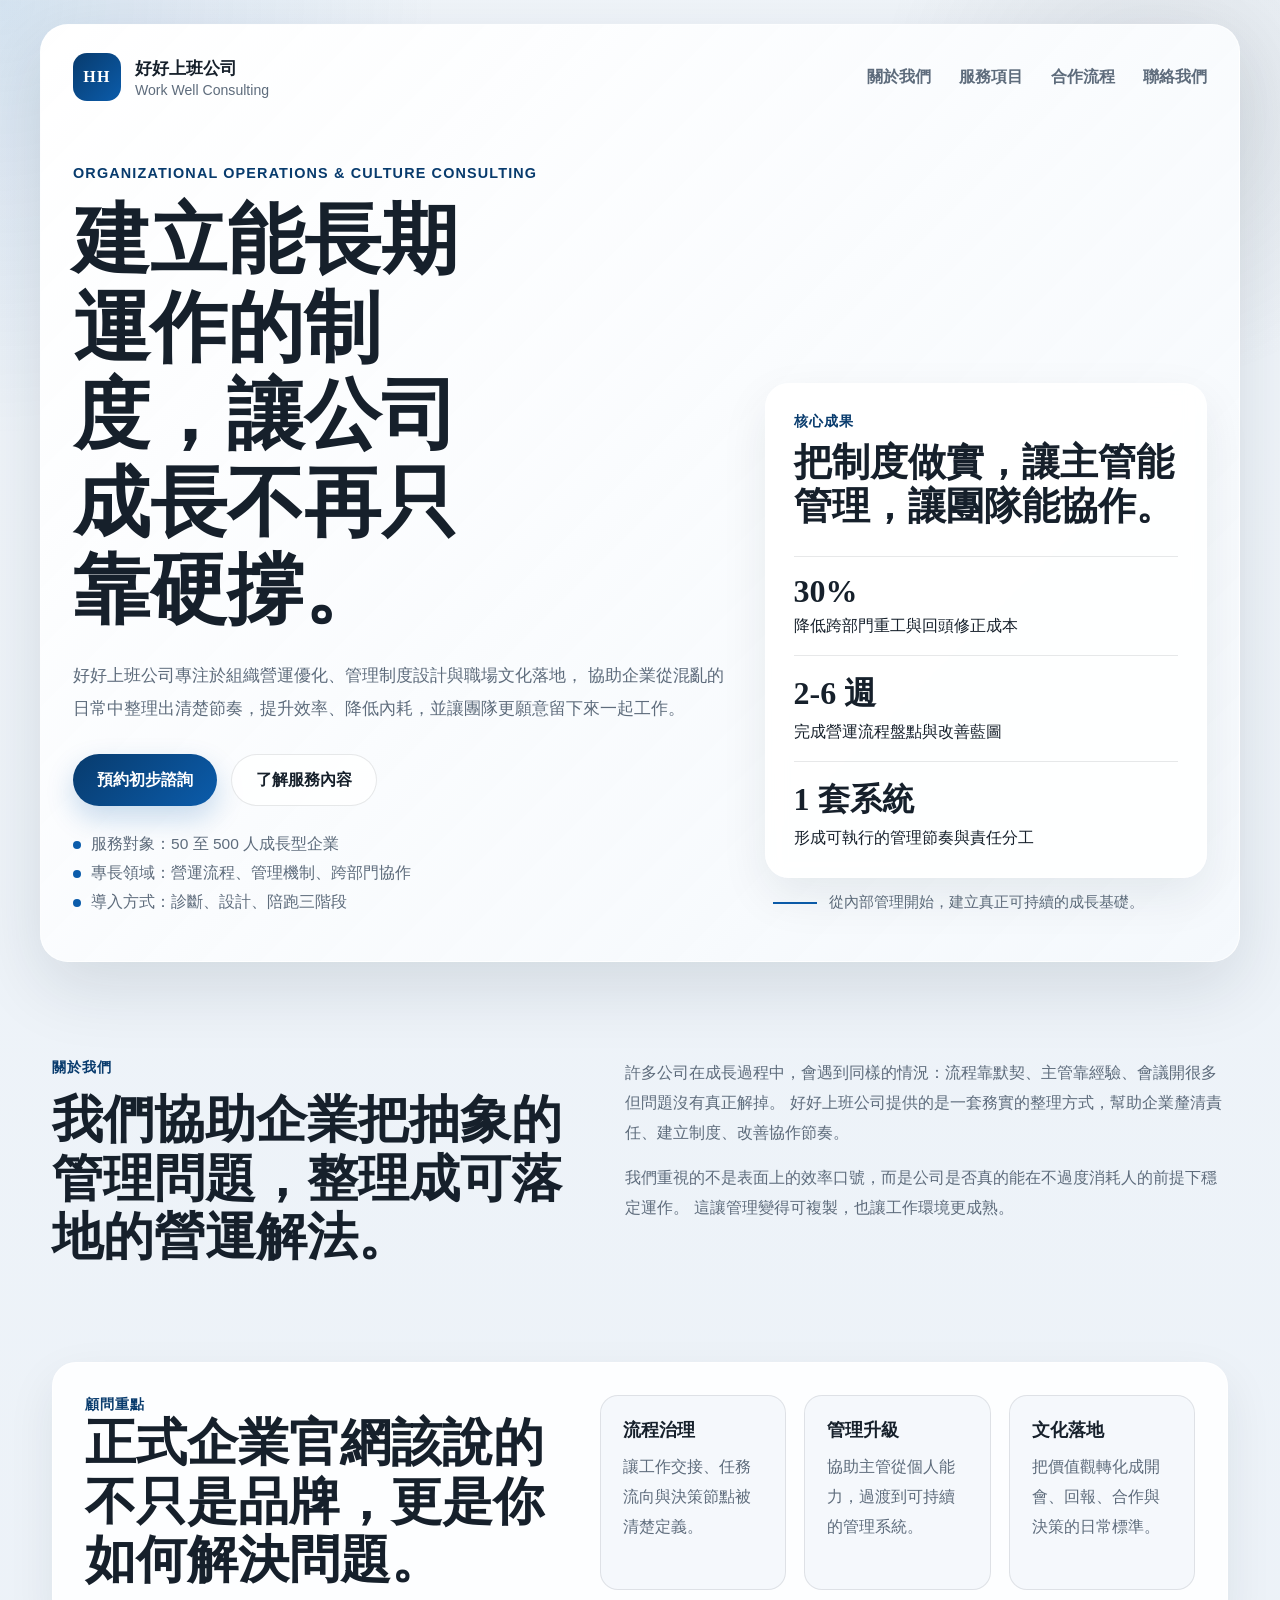
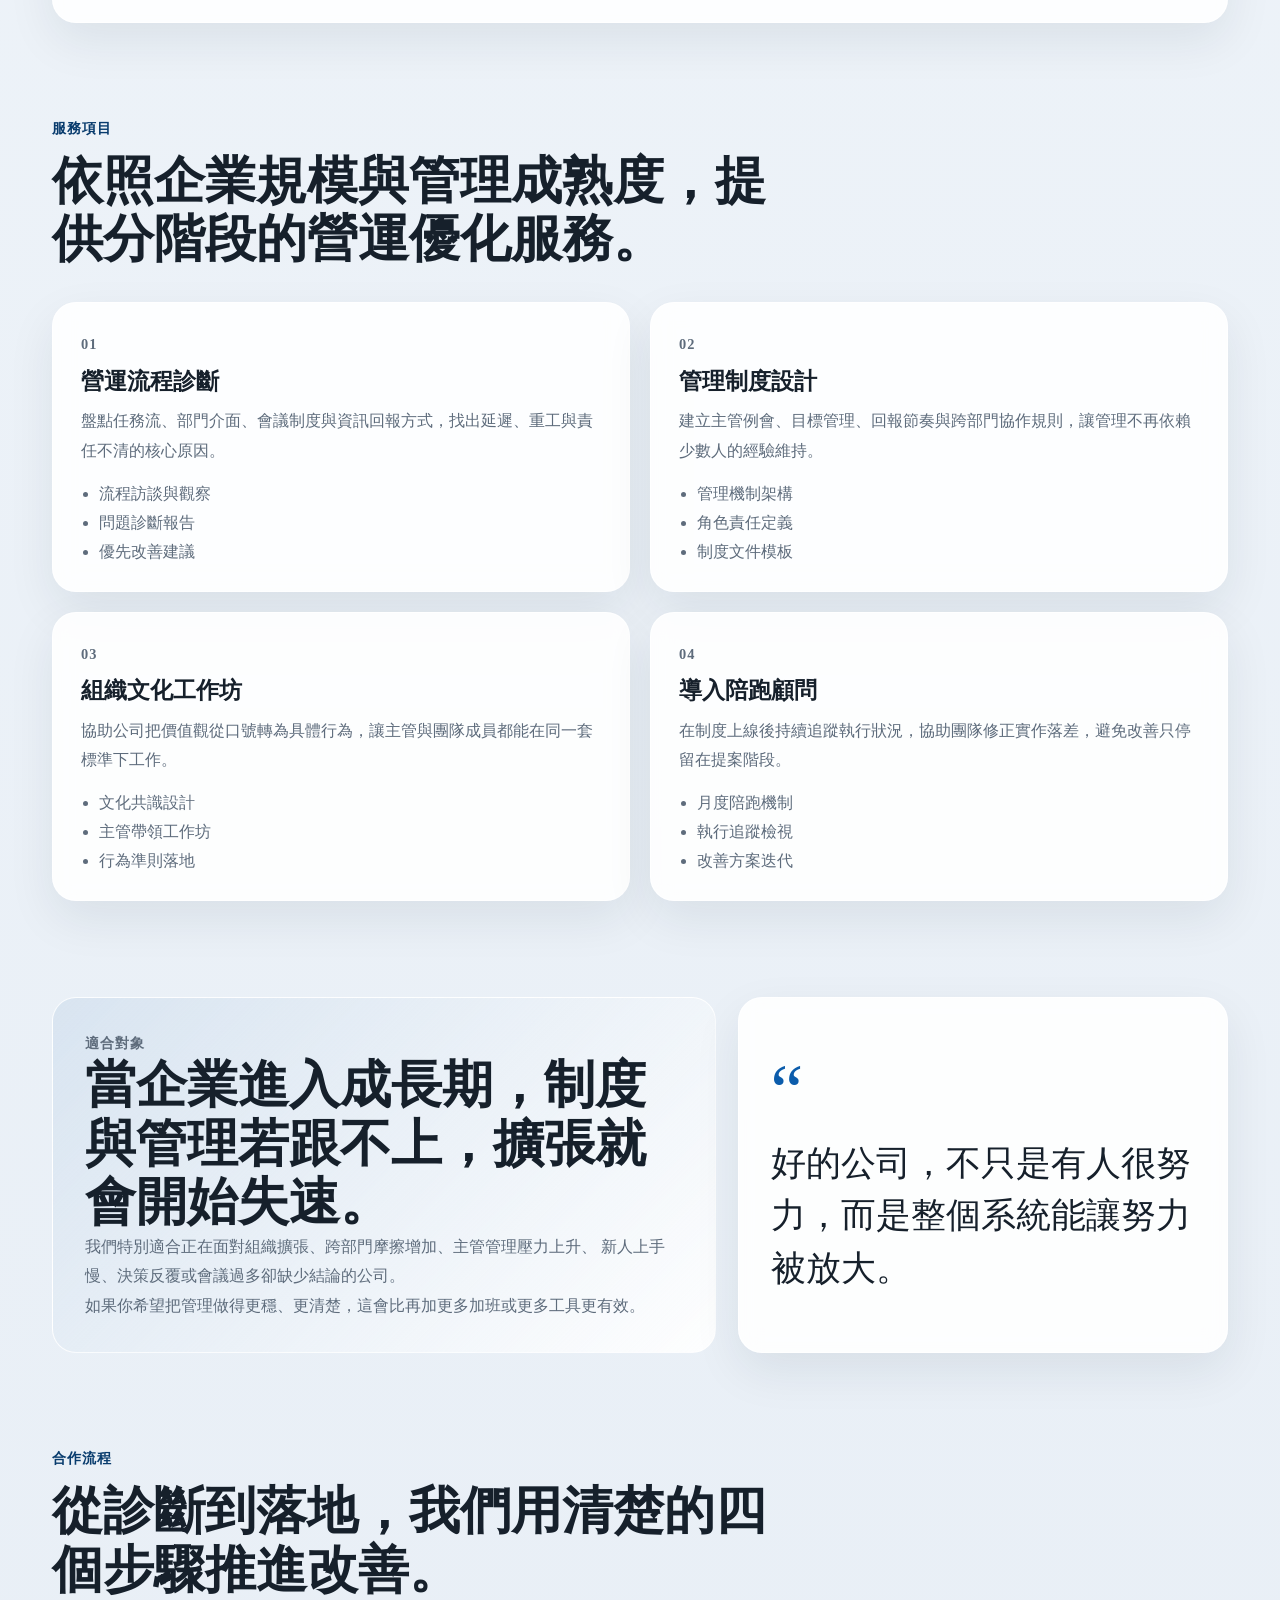
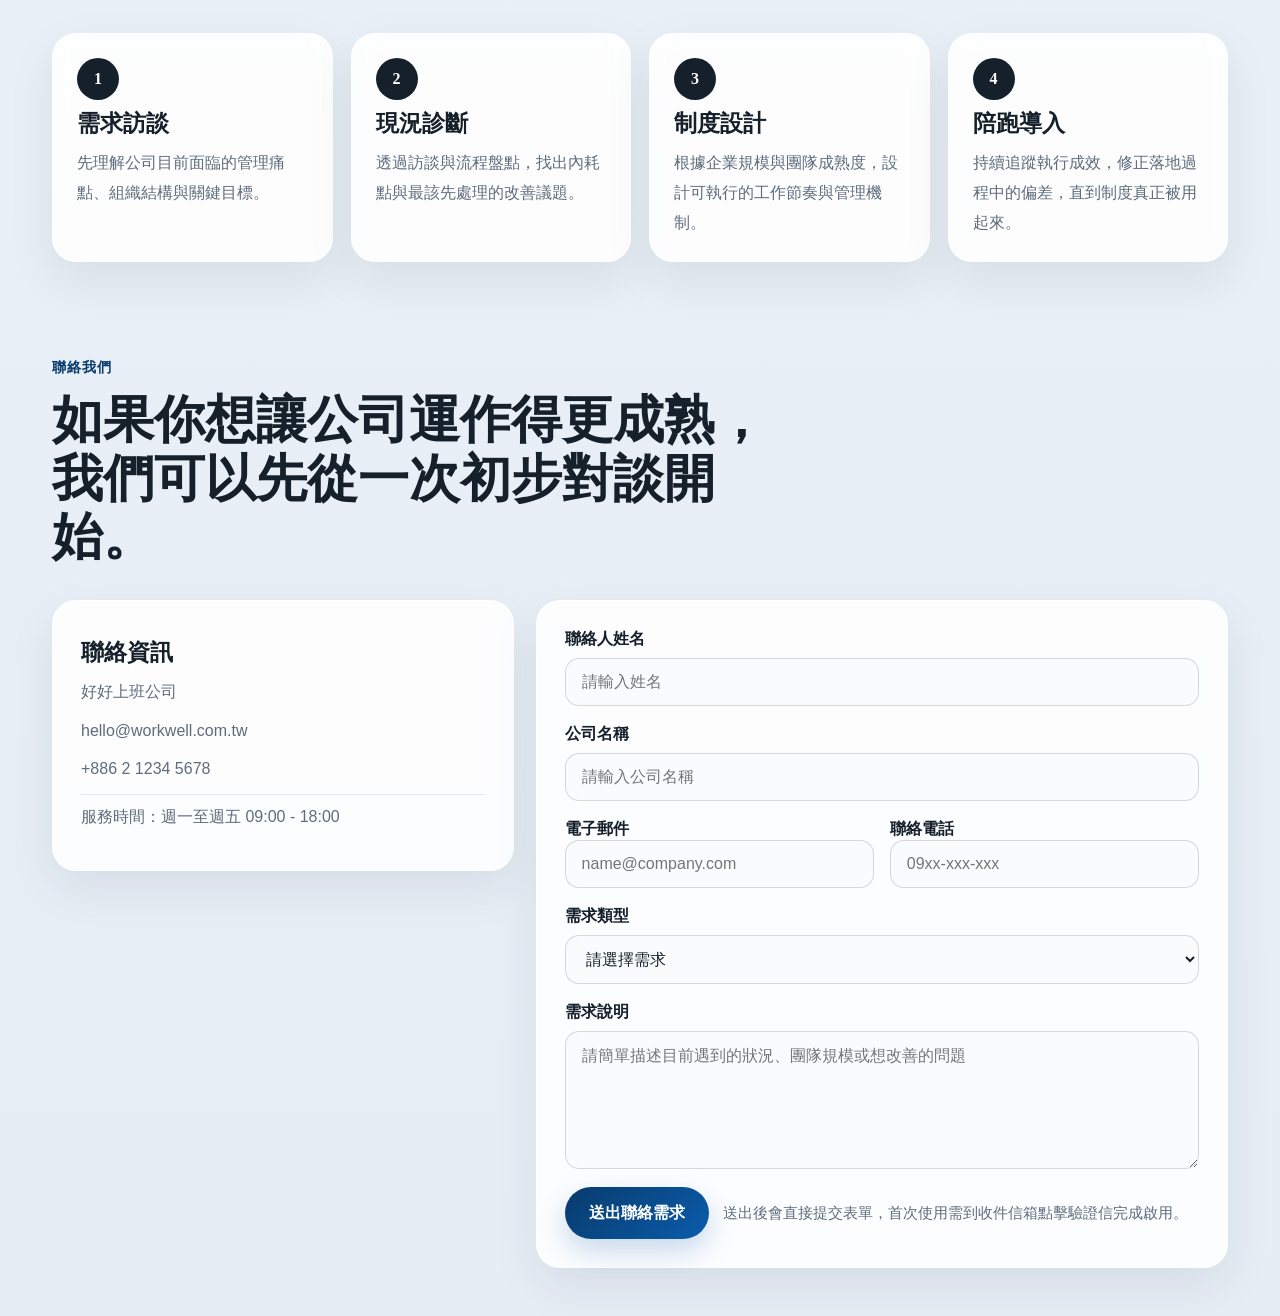
<file: index.html>
<!DOCTYPE html>
<html lang="zh-Hant">
<head>
  <meta charset="UTF-8">
  <meta name="viewport" content="width=device-width, initial-scale=1.0">
  <title>好好上班公司 | 組織營運與職場文化顧問</title>
  <meta
    name="description"
    content="好好上班公司協助企業優化流程管理、主管制度與職場文化，建立穩定、清楚且可持續成長的工作系統。"
  >
  <link rel="stylesheet" href="styles.css">
</head>
<body>
  <div class="site-bg"></div>
  <div class="page-shell">
    <header class="hero">
      <nav class="topbar">
        <a class="brand" href="#top" aria-label="好好上班公司首頁">
          <span class="brand-mark">HH</span>
          <span class="brand-group">
            <strong>好好上班公司</strong>
            <span>Work Well Consulting</span>
          </span>
        </a>
        <div class="nav-links">
          <a href="#about">關於我們</a>
          <a href="#services">服務項目</a>
          <a href="#approach">合作流程</a>
          <a href="#contact">聯絡我們</a>
        </div>
      </nav>

      <section class="hero-grid" id="top">
        <div class="hero-copy">
          <p class="eyebrow reveal">Organizational Operations & Culture Consulting</p>
          <h1 class="reveal">建立能長期運作的制度，讓公司成長不再只靠硬撐。</h1>
          <p class="hero-description reveal">
            好好上班公司專注於組織營運優化、管理制度設計與職場文化落地，
            協助企業從混亂的日常中整理出清楚節奏，提升效率、降低內耗，並讓團隊更願意留下來一起工作。
          </p>
          <div class="hero-actions reveal">
            <a class="button button-primary" href="#contact">預約初步諮詢</a>
            <a class="button button-secondary" href="#services">了解服務內容</a>
          </div>
          <ul class="hero-highlights reveal">
            <li>服務對象：50 至 500 人成長型企業</li>
            <li>專長領域：營運流程、管理機制、跨部門協作</li>
            <li>導入方式：診斷、設計、陪跑三階段</li>
          </ul>
        </div>

        <aside class="hero-panel reveal" aria-label="關鍵成果">
          <div class="panel-card">
            <p class="panel-label">核心成果</p>
            <h2>把制度做實，讓主管能管理，讓團隊能協作。</h2>
            <div class="metric-list">
              <div>
                <strong>30%</strong>
                <span>降低跨部門重工與回頭修正成本</span>
              </div>
              <div>
                <strong>2-6 週</strong>
                <span>完成營運流程盤點與改善藍圖</span>
              </div>
              <div>
                <strong>1 套系統</strong>
                <span>形成可執行的管理節奏與責任分工</span>
              </div>
            </div>
          </div>
          <div class="panel-note">
            <span></span>
            <p>從內部管理開始，建立真正可持續的成長基礎。</p>
          </div>
        </aside>
      </section>
    </header>

    <main>
      <section class="section intro" id="about">
        <div class="section-heading reveal">
          <p class="section-tag">關於我們</p>
          <h2>我們協助企業把抽象的管理問題，整理成可落地的營運解法。</h2>
        </div>
        <div class="intro-copy reveal">
          <p>
            許多公司在成長過程中，會遇到同樣的情況：流程靠默契、主管靠經驗、會議開很多但問題沒有真正解掉。
            好好上班公司提供的是一套務實的整理方式，幫助企業釐清責任、建立制度、改善協作節奏。
          </p>
          <p>
            我們重視的不是表面上的效率口號，而是公司是否真的能在不過度消耗人的前提下穩定運作。
            這讓管理變得可複製，也讓工作環境更成熟。
          </p>
        </div>
      </section>

      <section class="section stats-section reveal">
        <div class="stats-card">
          <div>
            <p class="section-tag">顧問重點</p>
            <h2>正式企業官網該說的不只是品牌，更是你如何解決問題。</h2>
          </div>
          <div class="stats-grid">
            <article>
              <strong>流程治理</strong>
              <p>讓工作交接、任務流向與決策節點被清楚定義。</p>
            </article>
            <article>
              <strong>管理升級</strong>
              <p>協助主管從個人能力，過渡到可持續的管理系統。</p>
            </article>
            <article>
              <strong>文化落地</strong>
              <p>把價值觀轉化成開會、回報、合作與決策的日常標準。</p>
            </article>
          </div>
        </div>
      </section>

      <section class="section" id="services">
        <div class="section-heading reveal">
          <p class="section-tag">服務項目</p>
          <h2>依照企業規模與管理成熟度，提供分階段的營運優化服務。</h2>
        </div>
        <div class="service-grid">
          <article class="service-card reveal">
            <p class="card-index">01</p>
            <h3>營運流程診斷</h3>
            <p>盤點任務流、部門介面、會議制度與資訊回報方式，找出延遲、重工與責任不清的核心原因。</p>
            <ul>
              <li>流程訪談與觀察</li>
              <li>問題診斷報告</li>
              <li>優先改善建議</li>
            </ul>
          </article>
          <article class="service-card reveal">
            <p class="card-index">02</p>
            <h3>管理制度設計</h3>
            <p>建立主管例會、目標管理、回報節奏與跨部門協作規則，讓管理不再依賴少數人的經驗維持。</p>
            <ul>
              <li>管理機制架構</li>
              <li>角色責任定義</li>
              <li>制度文件模板</li>
            </ul>
          </article>
          <article class="service-card reveal">
            <p class="card-index">03</p>
            <h3>組織文化工作坊</h3>
            <p>協助公司把價值觀從口號轉為具體行為，讓主管與團隊成員都能在同一套標準下工作。</p>
            <ul>
              <li>文化共識設計</li>
              <li>主管帶領工作坊</li>
              <li>行為準則落地</li>
            </ul>
          </article>
          <article class="service-card reveal">
            <p class="card-index">04</p>
            <h3>導入陪跑顧問</h3>
            <p>在制度上線後持續追蹤執行狀況，協助團隊修正實作落差，避免改善只停留在提案階段。</p>
            <ul>
              <li>月度陪跑機制</li>
              <li>執行追蹤檢視</li>
              <li>改善方案迭代</li>
            </ul>
          </article>
        </div>
      </section>

      <section class="section leadership-section">
        <div class="leadership-layout">
          <div class="leadership-copy reveal">
            <p class="section-tag">適合對象</p>
            <h2>當企業進入成長期，制度與管理若跟不上，擴張就會開始失速。</h2>
            <p>
              我們特別適合正在面對組織擴張、跨部門摩擦增加、主管管理壓力上升、
              新人上手慢、決策反覆或會議過多卻缺少結論的公司。
            </p>
            <p>
              如果你希望把管理做得更穩、更清楚，這會比再加更多加班或更多工具更有效。
            </p>
          </div>
          <div class="quote-card reveal">
            <p class="quote-mark">“</p>
            <p class="quote-text">好的公司，不只是有人很努力，而是整個系統能讓努力被放大。</p>
          </div>
        </div>
      </section>

      <section class="section" id="approach">
        <div class="section-heading reveal">
          <p class="section-tag">合作流程</p>
          <h2>從診斷到落地，我們用清楚的四個步驟推進改善。</h2>
        </div>
        <div class="timeline">
          <article class="timeline-item reveal">
            <span>1</span>
            <h3>需求訪談</h3>
            <p>先理解公司目前面臨的管理痛點、組織結構與關鍵目標。</p>
          </article>
          <article class="timeline-item reveal">
            <span>2</span>
            <h3>現況診斷</h3>
            <p>透過訪談與流程盤點，找出內耗點與最該先處理的改善議題。</p>
          </article>
          <article class="timeline-item reveal">
            <span>3</span>
            <h3>制度設計</h3>
            <p>根據企業規模與團隊成熟度，設計可執行的工作節奏與管理機制。</p>
          </article>
          <article class="timeline-item reveal">
            <span>4</span>
            <h3>陪跑導入</h3>
            <p>持續追蹤執行成效，修正落地過程中的偏差，直到制度真正被用起來。</p>
          </article>
        </div>
      </section>

      <section class="section contact-section" id="contact">
        <div class="section-heading reveal">
          <p class="section-tag">聯絡我們</p>
          <h2>如果你想讓公司運作得更成熟，我們可以先從一次初步對談開始。</h2>
        </div>
        <div class="contact-layout">
          <div class="contact-card reveal">
            <h3>聯絡資訊</h3>
            <p>好好上班公司</p>
            <a href="mailto:hello@workwell.com.tw">hello@workwell.com.tw</a>
            <a href="tel:+886212345678">+886 2 1234 5678</a>
            <p class="contact-note">服務時間：週一至週五 09:00 - 18:00</p>
          </div>

          <form
            class="contact-form reveal"
            id="contact-form"
            action="https://formsubmit.co/ggggyyyy@hotmail.com"
            method="POST"
          >
            <input type="hidden" name="_subject" value="官網聯絡需求｜好好上班公司">
            <input type="hidden" name="_captcha" value="false">
            <input type="hidden" name="_template" value="table">
            <input type="hidden" name="_next" value="https://curtisychuang-cpu.github.io/workwell-company-site/thank-you.html">
            <div class="form-row">
              <label for="name">聯絡人姓名</label>
              <input id="name" name="name" type="text" placeholder="請輸入姓名" required>
            </div>
            <div class="form-row">
              <label for="company">公司名稱</label>
              <input id="company" name="company" type="text" placeholder="請輸入公司名稱" required>
            </div>
            <div class="form-row two-up">
              <div>
                <label for="email">電子郵件</label>
                <input id="email" name="email" type="email" placeholder="name@company.com" required>
              </div>
              <div>
                <label for="phone">聯絡電話</label>
                <input id="phone" name="phone" type="tel" placeholder="09xx-xxx-xxx">
              </div>
            </div>
            <div class="form-row">
              <label for="topic">需求類型</label>
              <select id="topic" name="topic" required>
                <option value="">請選擇需求</option>
                <option value="營運流程診斷">營運流程診斷</option>
                <option value="管理制度設計">管理制度設計</option>
                <option value="文化工作坊">文化工作坊</option>
                <option value="導入陪跑顧問">導入陪跑顧問</option>
              </select>
            </div>
            <div class="form-row">
              <label for="message">需求說明</label>
              <textarea
                id="message"
                name="message"
                rows="6"
                placeholder="請簡單描述目前遇到的狀況、團隊規模或想改善的問題"
                required
              ></textarea>
            </div>
            <div class="form-actions">
              <button class="button button-primary" type="submit">送出聯絡需求</button>
              <p id="form-status">送出後會直接提交表單，首次使用需到收件信箱點擊驗證信完成啟用。</p>
            </div>
          </form>
        </div>
      </section>
    </main>
  </div>

  <script src="script.js"></script>
</body>
</html>
</file>
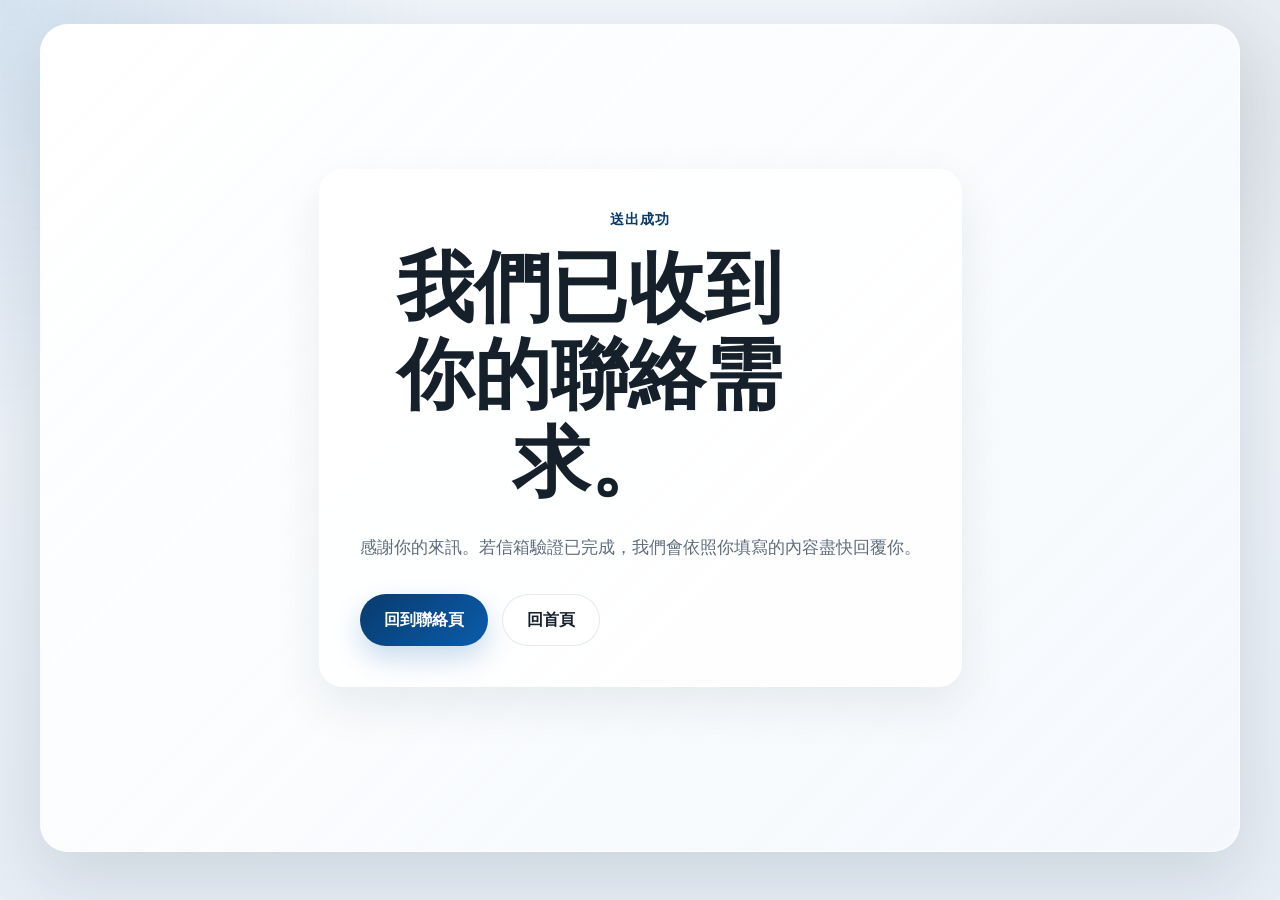
<file: thank-you.html>
<!DOCTYPE html>
<html lang="zh-Hant">
<head>
  <meta charset="UTF-8">
  <meta name="viewport" content="width=device-width, initial-scale=1.0">
  <title>已收到表單 | 好好上班公司</title>
  <meta name="description" content="好好上班公司已收到你的聯絡需求，我們會盡快與你聯繫。">
  <link rel="stylesheet" href="styles.css">
</head>
<body>
  <div class="site-bg"></div>
  <main class="page-shell">
    <section class="hero thank-you-shell">
      <div class="thank-you-card reveal is-visible">
        <p class="section-tag">送出成功</p>
        <h1>我們已收到你的聯絡需求。</h1>
        <p class="hero-description">
          感謝你的來訊。若信箱驗證已完成，我們會依照你填寫的內容盡快回覆你。
        </p>
        <div class="hero-actions">
          <a class="button button-primary" href="index.html#contact">回到聯絡頁</a>
          <a class="button button-secondary" href="index.html">回首頁</a>
        </div>
      </div>
    </section>
  </main>
</body>
</html>
</file>
<file: styles.css>
:root {
  --bg: #eef2f6;
  --bg-deep: #dfe7ef;
  --surface: rgba(255, 255, 255, 0.88);
  --surface-strong: #ffffff;
  --ink: #16202b;
  --muted: #5e6c7c;
  --line: rgba(22, 32, 43, 0.1);
  --line-strong: rgba(22, 32, 43, 0.16);
  --accent: #0b5cab;
  --accent-deep: #083b6d;
  --success: #1f7a4c;
  --shadow: 0 24px 70px rgba(11, 31, 53, 0.12);
  --display-font: "DFKai-SB", "BiauKai", "KaiTi", "STKaiti", serif;
}

* {
  box-sizing: border-box;
}

html {
  scroll-behavior: smooth;
}

body {
  margin: 0;
  color: var(--ink);
  font-family: "Microsoft JhengHei", "PingFang TC", sans-serif;
  background:
    linear-gradient(180deg, rgba(240, 245, 250, 0.9), rgba(230, 237, 245, 0.98)),
    var(--bg);
}

body::before {
  content: "";
  position: fixed;
  inset: 0;
  pointer-events: none;
  background:
    radial-gradient(circle at top left, rgba(11, 92, 171, 0.12), transparent 28%),
    radial-gradient(circle at 90% 12%, rgba(22, 32, 43, 0.09), transparent 20%);
  z-index: -2;
}

a {
  color: inherit;
  text-decoration: none;
}

button,
input,
textarea,
select {
  font: inherit;
}

.site-bg {
  position: fixed;
  inset: 0;
  pointer-events: none;
  z-index: -1;
  background-image:
    linear-gradient(rgba(255, 255, 255, 0.08) 1px, transparent 1px),
    linear-gradient(90deg, rgba(255, 255, 255, 0.08) 1px, transparent 1px);
  background-size: 28px 28px;
  mask-image: linear-gradient(180deg, rgba(0, 0, 0, 0.45), transparent 80%);
}

.page-shell {
  width: min(1200px, calc(100% - 40px));
  margin: 24px auto 48px;
}

.hero {
  padding: 28px 32px 48px;
  border: 1px solid rgba(255, 255, 255, 0.7);
  border-radius: 28px;
  background:
    linear-gradient(135deg, rgba(255, 255, 255, 0.94), rgba(242, 247, 252, 0.8)),
    var(--surface);
  box-shadow: var(--shadow);
}

.topbar {
  display: flex;
  justify-content: space-between;
  align-items: center;
  gap: 24px;
}

.brand {
  display: inline-flex;
  align-items: center;
  gap: 14px;
}

.brand-mark {
  display: inline-grid;
  place-items: center;
  width: 48px;
  height: 48px;
  border-radius: 14px;
  background: linear-gradient(135deg, var(--accent-deep), var(--accent));
  color: #fff;
  font-weight: 800;
  letter-spacing: 0.08em;
}

.brand-group {
  display: grid;
  gap: 2px;
}

.brand-group strong {
  font-size: 1.05rem;
  font-family: var(--display-font);
}

.brand-group span,
.nav-links a,
.hero-description,
.hero-highlights,
.intro-copy p,
.stats-grid p,
.service-card p,
.service-card li,
.leadership-copy p,
.timeline-item p,
.contact-card a,
.contact-card p,
#form-status {
  color: var(--muted);
}

.brand-group span {
  font-size: 0.88rem;
}

.nav-links {
  display: inline-flex;
  gap: 28px;
  font-weight: 600;
}

.nav-links a {
  position: relative;
}

.nav-links a::after {
  content: "";
  position: absolute;
  left: 0;
  bottom: -6px;
  width: 100%;
  height: 2px;
  background: var(--accent);
  transform: scaleX(0);
  transform-origin: left;
  transition: transform 0.25s ease;
}

.nav-links a:hover::after {
  transform: scaleX(1);
}

.hero-grid {
  display: grid;
  grid-template-columns: minmax(0, 1.2fr) minmax(320px, 0.8fr);
  gap: 28px;
  align-items: end;
  margin-top: 64px;
}

.eyebrow,
.section-tag,
.panel-label,
.card-index {
  margin: 0;
  color: var(--accent-deep);
  font-size: 0.9rem;
  font-weight: 700;
  letter-spacing: 0.08em;
  text-transform: uppercase;
}

h1,
h2,
h3 {
  margin: 0;
  line-height: 1.14;
}

h1,
h2 {
  font-family: var(--display-font);
}

h3,
.panel-label,
.section-tag,
.card-index,
.button,
.metric-list strong,
.timeline-item span,
.contact-card h3,
.brand-mark {
  font-family: var(--display-font);
}

h1 {
  max-width: 12ch;
  margin-top: 16px;
  font-size: clamp(3rem, 6vw, 5.6rem);
}

.hero-description {
  max-width: 42rem;
  margin: 24px 0 0;
  font-size: 1.08rem;
  line-height: 1.9;
}

.hero-actions {
  display: flex;
  flex-wrap: wrap;
  gap: 14px;
  margin-top: 30px;
}

.button {
  display: inline-flex;
  align-items: center;
  justify-content: center;
  min-height: 52px;
  padding: 0 24px;
  border: 0;
  border-radius: 999px;
  font-weight: 700;
  cursor: pointer;
  transition: transform 0.25s ease, box-shadow 0.25s ease, background 0.25s ease;
}

.button:hover {
  transform: translateY(-2px);
}

.button-primary {
  background: linear-gradient(135deg, var(--accent-deep), var(--accent));
  color: #fff;
  box-shadow: 0 12px 28px rgba(11, 92, 171, 0.22);
}

.button-secondary {
  background: rgba(255, 255, 255, 0.76);
  color: var(--ink);
  border: 1px solid var(--line);
}

.hero-highlights {
  display: grid;
  gap: 8px;
  margin: 28px 0 0;
  padding: 0;
  list-style: none;
  font-size: 0.97rem;
}

.hero-highlights li::before {
  content: "";
  display: inline-block;
  width: 8px;
  height: 8px;
  margin-right: 10px;
  border-radius: 50%;
  background: var(--accent);
}

.hero-panel {
  display: grid;
  gap: 14px;
}

.panel-card,
.stats-card,
.service-card,
.quote-card,
.timeline-item,
.contact-card,
.contact-form {
  border: 1px solid rgba(255, 255, 255, 0.8);
  border-radius: 24px;
  background: var(--surface);
  box-shadow: 0 18px 48px rgba(18, 37, 55, 0.08);
  backdrop-filter: blur(10px);
}

.panel-card {
  padding: 28px;
}

.panel-card h2 {
  margin-top: 10px;
  font-size: clamp(1.8rem, 3vw, 2.45rem);
}

.metric-list {
  display: grid;
  gap: 18px;
  margin-top: 28px;
}

.metric-list div {
  display: grid;
  gap: 6px;
  padding-top: 16px;
  border-top: 1px solid var(--line);
}

.metric-list strong {
  font-size: 2rem;
}

.panel-note {
  display: flex;
  align-items: center;
  gap: 12px;
  padding: 0 8px;
}

.panel-note span {
  width: 44px;
  height: 2px;
  background: var(--accent);
}

.panel-note p {
  margin: 0;
  color: var(--muted);
  font-size: 0.95rem;
}

.section {
  padding: 96px 12px 0;
}

.intro {
  display: grid;
  grid-template-columns: 0.95fr 1.05fr;
  gap: 28px;
  align-items: start;
}

.section-heading {
  display: grid;
  gap: 14px;
  max-width: 760px;
}

.section-heading h2,
.stats-card h2,
.leadership-copy h2 {
  font-size: clamp(2rem, 4vw, 3.3rem);
}

.intro-copy {
  display: grid;
  gap: 16px;
}

.intro-copy p,
.leadership-copy p,
.timeline-item p,
.stats-grid p,
.service-card p {
  margin: 0;
  line-height: 1.85;
}

.stats-card {
  display: grid;
  grid-template-columns: 0.9fr 1.1fr;
  gap: 28px;
  padding: 32px;
}

.stats-grid {
  display: grid;
  grid-template-columns: repeat(3, minmax(0, 1fr));
  gap: 18px;
}

.stats-grid article {
  padding: 22px;
  border-radius: 18px;
  background: rgba(244, 248, 252, 0.9);
  border: 1px solid var(--line);
}

.stats-grid strong {
  display: block;
  margin-bottom: 10px;
  font-size: 1.1rem;
}

.service-grid {
  display: grid;
  grid-template-columns: repeat(2, minmax(0, 1fr));
  gap: 20px;
  margin-top: 34px;
}

.service-card {
  padding: 28px;
}

.service-card h3,
.contact-card h3,
.timeline-item h3 {
  margin: 10px 0 12px;
  font-size: 1.45rem;
}

.service-card ul {
  display: grid;
  gap: 8px;
  margin: 18px 0 0;
  padding-left: 18px;
}

.leadership-layout {
  display: grid;
  grid-template-columns: 1.15fr 0.85fr;
  gap: 22px;
}

.leadership-copy,
.quote-card {
  padding: 32px;
  border-radius: 24px;
}

.leadership-copy {
  background: linear-gradient(135deg, rgba(11, 92, 171, 0.08), rgba(255, 255, 255, 0.92));
  border: 1px solid rgba(255, 255, 255, 0.84);
}

.quote-card {
  display: flex;
  flex-direction: column;
  justify-content: center;
}

.quote-mark {
  margin: 0;
  color: var(--accent);
  font-size: 4.6rem;
  line-height: 1;
  font-family: var(--display-font);
}

.quote-text {
  margin: 10px 0 0;
  font-family: var(--display-font);
  font-size: clamp(1.5rem, 3vw, 2.2rem);
  line-height: 1.5;
}

.timeline {
  display: grid;
  grid-template-columns: repeat(4, minmax(0, 1fr));
  gap: 18px;
  margin-top: 34px;
}

.timeline-item {
  padding: 24px;
}

.timeline-item span {
  display: inline-grid;
  place-items: center;
  width: 42px;
  height: 42px;
  border-radius: 50%;
  background: var(--ink);
  color: #fff;
  font-weight: 800;
}

.contact-layout {
  display: grid;
  grid-template-columns: 0.8fr 1.2fr;
  gap: 22px;
  margin-top: 34px;
}

.contact-card,
.contact-form {
  padding: 28px;
}

.contact-card {
  align-self: start;
}

.contact-card a,
.contact-card p {
  display: block;
  margin: 0 0 10px;
  line-height: 1.8;
}

.contact-note {
  padding-top: 8px;
  border-top: 1px solid var(--line);
}

.contact-form {
  display: grid;
  gap: 18px;
}

.thank-you-shell {
  min-height: calc(100vh - 72px);
  display: grid;
  place-items: center;
}

.thank-you-card {
  max-width: 760px;
  padding: 40px;
  border: 1px solid rgba(255, 255, 255, 0.8);
  border-radius: 24px;
  background: var(--surface);
  box-shadow: 0 18px 48px rgba(18, 37, 55, 0.08);
  text-align: center;
}

.form-row {
  display: grid;
  gap: 8px;
}

.form-row label {
  font-weight: 600;
}

.form-row input,
.form-row textarea,
.form-row select {
  width: 100%;
  padding: 14px 16px;
  border: 1px solid var(--line-strong);
  border-radius: 14px;
  background: rgba(249, 251, 253, 0.9);
  color: var(--ink);
  transition: border-color 0.2s ease, box-shadow 0.2s ease;
}

.form-row input:focus,
.form-row textarea:focus,
.form-row select:focus {
  outline: none;
  border-color: var(--accent);
  box-shadow: 0 0 0 4px rgba(11, 92, 171, 0.12);
}

.two-up {
  grid-template-columns: repeat(2, minmax(0, 1fr));
  gap: 16px;
}

.form-actions {
  display: flex;
  flex-wrap: wrap;
  align-items: center;
  gap: 14px;
}

#form-status {
  margin: 0;
  font-size: 0.95rem;
}

#form-status.success {
  color: var(--success);
}

#form-status.error {
  color: #b33b3b;
}

.reveal {
  opacity: 0;
  transform: translateY(22px);
  transition: opacity 0.7s ease, transform 0.7s ease;
}

.reveal.is-visible {
  opacity: 1;
  transform: translateY(0);
}

@media (max-width: 1024px) {
  .hero-grid,
  .stats-card,
  .leadership-layout,
  .contact-layout,
  .timeline {
    grid-template-columns: 1fr;
  }

  .service-grid,
  .intro,
  .stats-grid {
    grid-template-columns: 1fr;
  }
}

@media (max-width: 720px) {
  .page-shell {
    width: min(100% - 20px, 1200px);
    margin: 10px auto 36px;
  }

  .hero {
    padding: 22px 20px 34px;
    border-radius: 22px;
  }

  .topbar {
    flex-direction: column;
    align-items: flex-start;
  }

  .nav-links {
    flex-wrap: wrap;
    gap: 16px;
  }

  .hero-grid {
    margin-top: 42px;
  }

  .section {
    padding-top: 72px;
  }

  .panel-card,
  .stats-card,
  .service-card,
  .leadership-copy,
  .quote-card,
  .timeline-item,
  .contact-card,
  .contact-form {
    padding: 22px;
  }

  .thank-you-card {
    padding: 24px;
  }

  .two-up {
    grid-template-columns: 1fr;
  }
}
</file>
